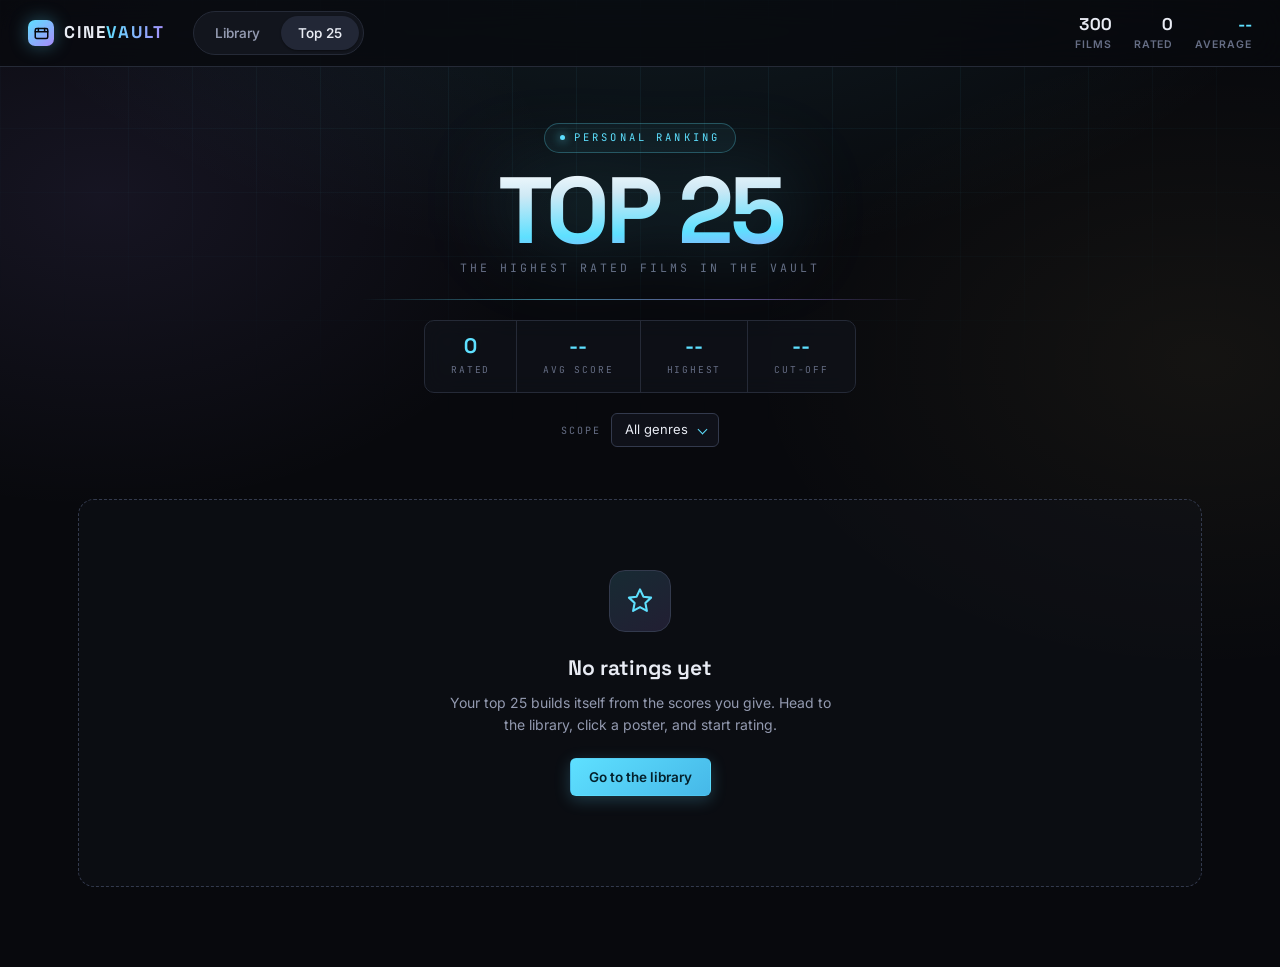
<file: top25.html>
<!DOCTYPE html>
<html lang="en">
<head>
<meta charset="utf-8">
<meta name="viewport" content="width=device-width, initial-scale=1">
<title>Top 25 — CineVault</title>
<meta name="description" content="My 25 highest rated films of all time.">
<meta name="theme-color" content="#08090d">
<link rel="icon" href="data:image/svg+xml,<svg xmlns='http://www.w3.org/2000/svg' viewBox='0 0 100 100'><rect width='100' height='100' rx='22' fill='%235ee0ff'/><rect x='22' y='26' width='56' height='48' rx='6' fill='%2308090d'/><circle cx='36' cy='40' r='5' fill='%235ee0ff'/><circle cx='64' cy='40' r='5' fill='%235ee0ff'/><rect x='30' y='56' width='40' height='6' rx='3' fill='%235ee0ff'/></svg>">
<link rel="preconnect" href="https://fonts.googleapis.com">
<link rel="preconnect" href="https://fonts.gstatic.com" crossorigin>
<link href="https://fonts.googleapis.com/css2?family=Inter:wght@400;500;600;700&family=Space+Grotesk:wght@500;600;700&family=JetBrains+Mono:wght@400;700&display=swap" rel="stylesheet">
<link rel="stylesheet" href="styles.css">
<link rel="stylesheet" href="top25.css">
</head>
<body class="t25">

<header class="site-header">
  <div class="header-inner">
    <a class="brand" href="index.html">
      <span class="brand-mark">
        <svg viewBox="0 0 24 24" fill="none" stroke="#08090d" stroke-width="2.4" stroke-linecap="round" stroke-linejoin="round">
          <rect x="2" y="4" width="20" height="16" rx="2.5"/><path d="M2 9h20M7 4v5M17 4v5"/>
        </svg>
      </span>
      <span class="brand-text">Cine<em>Vault</em></span>
    </a>

    <nav class="nav">
      <a href="index.html">Library</a>
      <a href="top25.html" class="active">Top 25</a>
    </nav>

    <div class="header-stats">
      <div class="hstat"><b data-stat="total">0</b><span>Films</span></div>
      <div class="hstat keep"><b data-stat="rated">0</b><span>Rated</span></div>
      <div class="hstat accent keep"><b data-stat="avg">--</b><span>Average</span></div>
    </div>
  </div>
</header>

<main class="wrap">

  <section class="hero">
    <span class="hero-eyebrow">Personal Ranking</span>
    <h1>TOP 25</h1>
    <p class="hero-sub" id="heroSub">The highest rated films in the vault</p>
    <div class="hero-rule"></div>

    <div class="readout">
      <div><b id="roRated">0</b><span>Rated</span></div>
      <div><b id="roAvg">--</b><span>Avg score</span></div>
      <div><b id="roTop">--</b><span>Highest</span></div>
      <div><b id="roCut">--</b><span>Cut-off</span></div>
    </div>

    <div class="scope">
      <label for="scopeSel">Scope</label>
      <div class="field">
        <select id="scopeSel"><option value="">All genres</option></select>
      </div>
    </div>
  </section>

  <div id="content"></div>

</main>

<script src="movies.js"></script>
<script src="core.js"></script>
<script src="top25.js"></script>
</body>
</html>
</file>
<file: styles.css>
/* ============================================================
   CINEVAULT - shared dark theme
   ============================================================ */

:root {
  --bg:        #08090d;
  --bg-grad:   #0c0e15;
  --surface:   #12151d;
  --surface-2: #191d28;
  --surface-3: #222736;
  --border:    #252a37;
  --border-2:  #333a4d;

  --text:      #e9ecf4;
  --muted:     #939ab0;
  --dim:       #666e85;

  --accent:    #5ee0ff;
  --accent-2:  #a78bfa;
  --gold:      #ffd76e;

  --r-sm: 6px;
  --r-md: 10px;
  --r-lg: 16px;

  --shadow-1: 0 1px 2px rgba(0,0,0,.4);
  --shadow-2: 0 8px 30px rgba(0,0,0,.5);
  --shadow-3: 0 20px 60px rgba(0,0,0,.65);

  --font: 'Inter', -apple-system, BlinkMacSystemFont, 'Segoe UI', Roboto, Helvetica, Arial, sans-serif;
  --font-display: 'Space Grotesk', var(--font);
  --font-mono: 'JetBrains Mono', ui-monospace, SFMono-Regular, Menlo, Consolas, monospace;

  --max: 1440px;
}

* { box-sizing: border-box; }

html { scroll-behavior: smooth; }

body {
  margin: 0;
  background: var(--bg);
  background-image:
    radial-gradient(900px 500px at 15% -8%, rgba(94,224,255,.055), transparent 60%),
    radial-gradient(800px 500px at 88% -4%, rgba(167,139,250,.06), transparent 60%);
  background-repeat: no-repeat;
  background-attachment: fixed;
  color: var(--text);
  font-family: var(--font);
  font-size: 15px;
  line-height: 1.5;
  -webkit-font-smoothing: antialiased;
  -moz-osx-font-smoothing: grayscale;
}

a { color: inherit; text-decoration: none; }

button, input, select, textarea { font: inherit; color: inherit; }

::selection { background: rgba(94,224,255,.28); }

:focus-visible {
  outline: 2px solid var(--accent);
  outline-offset: 2px;
  border-radius: 4px;
}

/* Scrollbar ------------------------------------------------ */
::-webkit-scrollbar { width: 11px; height: 11px; }
::-webkit-scrollbar-track { background: var(--bg); }
::-webkit-scrollbar-thumb {
  background: var(--surface-3);
  border-radius: 99px;
  border: 3px solid var(--bg);
}
::-webkit-scrollbar-thumb:hover { background: var(--border-2); }

/* ============================================================
   HEADER
   ============================================================ */

.site-header {
  position: sticky;
  top: 0;
  z-index: 50;
  background: rgba(8,9,13,.78);
  backdrop-filter: blur(18px) saturate(1.4);
  -webkit-backdrop-filter: blur(18px) saturate(1.4);
  border-bottom: 1px solid var(--border);
}

.header-inner {
  max-width: var(--max);
  margin: 0 auto;
  padding: 0 28px;
  height: 66px;
  display: flex;
  align-items: center;
  gap: 28px;
}

.brand {
  display: flex;
  align-items: center;
  gap: 10px;
  font-family: var(--font-display);
  font-weight: 700;
  font-size: 17px;
  letter-spacing: .11em;
  text-transform: uppercase;
  white-space: nowrap;
}

.brand-mark {
  width: 26px; height: 26px;
  flex: none;
  border-radius: 7px;
  background: linear-gradient(140deg, var(--accent), var(--accent-2));
  display: grid;
  place-items: center;
  box-shadow: 0 0 18px rgba(94,224,255,.35);
}
.brand-mark svg { width: 15px; height: 15px; display: block; }

.brand em {
  font-style: normal;
  background: linear-gradient(100deg, var(--accent), var(--accent-2));
  -webkit-background-clip: text;
  background-clip: text;
  color: transparent;
}

.nav {
  display: flex;
  gap: 4px;
  background: var(--surface);
  border: 1px solid var(--border);
  padding: 4px;
  border-radius: 99px;
}

.nav a {
  padding: 7px 17px;
  border-radius: 99px;
  font-size: 13.5px;
  font-weight: 550;
  color: var(--muted);
  transition: color .15s, background .15s;
  white-space: nowrap;
}
.nav a:hover { color: var(--text); }
.nav a.active {
  background: var(--surface-3);
  color: var(--text);
  box-shadow: var(--shadow-1);
}

.header-stats {
  margin-left: auto;
  display: flex;
  align-items: center;
  gap: 22px;
}

.hstat { text-align: right; line-height: 1.15; }
.hstat b {
  display: block;
  font-family: var(--font-display);
  font-size: 17px;
  font-weight: 650;
  font-variant-numeric: tabular-nums;
}
.hstat span {
  font-size: 10.5px;
  color: var(--dim);
  text-transform: uppercase;
  letter-spacing: .09em;
  font-weight: 600;
}
.hstat.accent b { color: var(--accent); }

.icon-btn {
  width: 36px; height: 36px;
  display: grid; place-items: center;
  background: var(--surface);
  border: 1px solid var(--border);
  border-radius: var(--r-sm);
  color: var(--muted);
  cursor: pointer;
  transition: .15s;
}
.icon-btn:hover { background: var(--surface-2); color: var(--text); border-color: var(--border-2); }
.icon-btn svg { width: 17px; height: 17px; }

/* ============================================================
   PAGE SHELL
   ============================================================ */

.wrap {
  max-width: var(--max);
  margin: 0 auto;
  padding: 30px 28px 80px;
}

.page-head { margin-bottom: 24px; }

.page-head h1 {
  font-family: var(--font-display);
  font-size: clamp(26px, 3.4vw, 36px);
  font-weight: 650;
  letter-spacing: -.02em;
  margin: 0 0 6px;
}
.page-head p { margin: 0; color: var(--muted); font-size: 14.5px; }

/* ============================================================
   CONTROLS
   ============================================================ */

.controls {
  position: sticky;
  top: 66px;
  z-index: 40;
  background: rgba(8,9,13,.85);
  backdrop-filter: blur(16px);
  -webkit-backdrop-filter: blur(16px);
  margin: 0 -28px 22px;
  padding: 14px 28px;
  border-bottom: 1px solid var(--border);
  display: flex;
  flex-wrap: wrap;
  gap: 10px;
  align-items: center;
}

.search {
  position: relative;
  flex: 1 1 260px;
  min-width: 200px;
  max-width: 380px;
}
.search svg {
  position: absolute;
  left: 12px; top: 50%;
  transform: translateY(-50%);
  width: 15px; height: 15px;
  color: var(--dim);
  pointer-events: none;
}
.search input {
  width: 100%;
  height: 38px;
  padding: 0 34px 0 34px;
  background: var(--surface);
  border: 1px solid var(--border);
  border-radius: var(--r-sm);
  font-size: 14px;
  transition: border-color .15s, background .15s;
}
.search input::placeholder { color: var(--dim); }
.search input:focus {
  outline: none;
  border-color: var(--accent);
  background: var(--surface-2);
}
.search-clear {
  position: absolute;
  right: 8px; top: 50%;
  transform: translateY(-50%);
  width: 20px; height: 20px;
  display: none;
  place-items: center;
  border: 0; background: var(--surface-3);
  color: var(--muted);
  border-radius: 50%;
  cursor: pointer;
  font-size: 13px;
  line-height: 1;
}
.search.has-value .search-clear { display: grid; }

.field { position: relative; }
.field select {
  height: 38px;
  padding: 0 32px 0 12px;
  background: var(--surface);
  border: 1px solid var(--border);
  border-radius: var(--r-sm);
  font-size: 13.5px;
  cursor: pointer;
  appearance: none;
  -webkit-appearance: none;
  transition: border-color .15s;
}
.field select:hover { border-color: var(--border-2); }
.field select:focus { outline: none; border-color: var(--accent); }
.field::after {
  content: '';
  position: absolute;
  right: 13px; top: 50%;
  width: 6px; height: 6px;
  margin-top: -4px;
  border-right: 1.6px solid var(--dim);
  border-bottom: 1.6px solid var(--dim);
  transform: rotate(45deg);
  pointer-events: none;
}

.segmented {
  display: flex;
  background: var(--surface);
  border: 1px solid var(--border);
  border-radius: var(--r-sm);
  padding: 3px;
  gap: 2px;
}
.segmented button {
  border: 0;
  background: transparent;
  color: var(--muted);
  padding: 5px 13px;
  border-radius: 4px;
  font-size: 13px;
  font-weight: 550;
  cursor: pointer;
  transition: .15s;
  white-space: nowrap;
}
.segmented button:hover { color: var(--text); }
.segmented button.on { background: var(--surface-3); color: var(--text); }

.dir-btn {
  height: 38px;
  padding: 0 12px;
  display: inline-flex;
  align-items: center;
  gap: 7px;
  background: var(--surface);
  border: 1px solid var(--border);
  border-radius: var(--r-sm);
  color: var(--muted);
  font-size: 13px;
  font-weight: 550;
  cursor: pointer;
  transition: .15s;
}
.dir-btn:hover { color: var(--text); border-color: var(--border-2); }
.dir-btn svg { width: 14px; height: 14px; transition: transform .2s; }
.dir-btn.asc svg { transform: rotate(180deg); }

.result-count {
  margin-left: auto;
  font-size: 12.5px;
  color: var(--dim);
  font-variant-numeric: tabular-nums;
  white-space: nowrap;
}

.reset-btn {
  border: 0;
  background: transparent;
  color: var(--accent);
  font-size: 13px;
  font-weight: 550;
  cursor: pointer;
  padding: 6px 4px;
}
.reset-btn:hover { text-decoration: underline; }

/* ============================================================
   GRID + CARDS
   ============================================================ */

.grid {
  display: grid;
  grid-template-columns: repeat(auto-fill, minmax(168px, 1fr));
  gap: 26px 18px;
}

.card {
  cursor: pointer;
  border: 0;
  background: none;
  padding: 0;
  text-align: left;
  display: flex;
  flex-direction: column;
  border-radius: var(--r-md);
}

.poster {
  position: relative;
  aspect-ratio: 2 / 3;
  border-radius: var(--r-md);
  overflow: hidden;
  background: linear-gradient(150deg, var(--surface-2), var(--surface));
  border: 1px solid var(--border);
  transition: transform .22s cubic-bezier(.2,.7,.3,1), box-shadow .22s, border-color .22s;
}
.card:hover .poster,
.card:focus-visible .poster {
  transform: translateY(-5px);
  border-color: var(--border-2);
  box-shadow: var(--shadow-3);
}

.poster img {
  width: 100%; height: 100%;
  object-fit: cover;
  display: block;
  opacity: 0;
  transition: opacity .35s;
}
.poster img.loaded { opacity: 1; }

/* fallback tile when no poster is found */
.poster-fallback {
  position: absolute;
  inset: 0;
  display: flex;
  flex-direction: column;
  justify-content: center;
  padding: 16px 14px;
  gap: 8px;
  background:
    linear-gradient(155deg, rgba(94,224,255,.09), transparent 55%),
    linear-gradient(200deg, rgba(167,139,250,.11), transparent 60%),
    var(--surface-2);
}
.poster-fallback::before {
  content: '';
  position: absolute;
  inset: 0;
  background-image:
    repeating-linear-gradient(0deg, rgba(255,255,255,.022) 0 1px, transparent 1px 5px);
  pointer-events: none;
}
.poster-fallback .pf-title {
  font-family: var(--font-display);
  font-size: 14px;
  font-weight: 600;
  line-height: 1.3;
  color: rgba(233,236,244,.92);
}
.poster-fallback .pf-year {
  font-family: var(--font-mono);
  font-size: 11px;
  color: var(--dim);
  letter-spacing: .05em;
}

.poster-shade {
  position: absolute;
  inset: auto 0 0 0;
  height: 45%;
  background: linear-gradient(to top, rgba(4,5,8,.82), transparent);
  opacity: 0;
  transition: opacity .22s;
  pointer-events: none;
}
.card:hover .poster-shade { opacity: 1; }

.poster-cta {
  position: absolute;
  left: 0; right: 0; bottom: 10px;
  text-align: center;
  font-size: 11.5px;
  font-weight: 600;
  letter-spacing: .05em;
  text-transform: uppercase;
  color: rgba(255,255,255,.9);
  opacity: 0;
  transform: translateY(6px);
  transition: .22s;
  pointer-events: none;
}
.card:hover .poster-cta { opacity: 1; transform: none; }

/* rating chip on the poster */
.chip {
  position: absolute;
  top: 8px; right: 8px;
  min-width: 38px;
  height: 26px;
  padding: 0 8px;
  display: inline-flex;
  align-items: center;
  justify-content: center;
  gap: 3px;
  border-radius: 7px;
  font-family: var(--font-display);
  font-size: 13.5px;
  font-weight: 650;
  font-variant-numeric: tabular-nums;
  letter-spacing: -.01em;
  background: rgba(6,8,12,.82);
  backdrop-filter: blur(8px);
  -webkit-backdrop-filter: blur(8px);
  border: 1px solid rgba(255,255,255,.13);
  box-shadow: 0 2px 10px rgba(0,0,0,.5);
}
.chip.unrated {
  color: var(--dim);
  font-size: 11px;
  font-weight: 600;
  letter-spacing: .06em;
  text-transform: uppercase;
  opacity: 0;
  transition: opacity .2s;
}
.card:hover .chip.unrated { opacity: 1; }

.meta { padding: 10px 3px 0; }

.meta h3 {
  margin: 0 0 4px;
  font-size: 13.5px;
  font-weight: 600;
  line-height: 1.32;
  letter-spacing: -.005em;
  display: -webkit-box;
  -webkit-line-clamp: 2;
  -webkit-box-orient: vertical;
  overflow: hidden;
}

.meta-line {
  font-size: 11.5px;
  color: var(--dim);
  font-variant-numeric: tabular-nums;
  display: flex;
  align-items: center;
  gap: 5px;
  flex-wrap: wrap;
}
.meta-line .dot { opacity: .45; }
.meta-genre {
  margin-top: 3px;
  font-size: 11px;
  color: var(--muted);
  opacity: .72;
  white-space: nowrap;
  overflow: hidden;
  text-overflow: ellipsis;
}

/* empty state */
.empty {
  grid-column: 1 / -1;
  text-align: center;
  padding: 80px 20px;
  color: var(--muted);
}
.empty svg { width: 42px; height: 42px; color: var(--border-2); margin-bottom: 14px; }
.empty h3 { margin: 0 0 6px; font-size: 17px; color: var(--text); font-weight: 600; }
.empty p { margin: 0; font-size: 14px; }

/* ============================================================
   MODAL
   ============================================================ */

.overlay {
  position: fixed;
  inset: 0;
  z-index: 100;
  display: none;
  padding: 24px;
  overflow-y: auto;
  background: rgba(4,5,8,.76);
  backdrop-filter: blur(6px);
  -webkit-backdrop-filter: blur(6px);
}
.overlay.open { display: block; animation: fade .18s ease; }
@keyframes fade { from { opacity: 0 } }

.modal {
  position: relative;
  max-width: 800px;
  margin: 4vh auto;
  background: var(--surface);
  border: 1px solid var(--border-2);
  border-radius: var(--r-lg);
  box-shadow: var(--shadow-3);
  overflow: hidden;
  animation: pop .22s cubic-bezier(.2,.8,.3,1);
}
@keyframes pop { from { opacity: 0; transform: translateY(14px) scale(.985) } }

.modal-close {
  position: absolute;
  top: 14px; right: 14px;
  z-index: 3;
  width: 32px; height: 32px;
  display: grid; place-items: center;
  border: 1px solid rgba(255,255,255,.12);
  background: rgba(8,10,15,.72);
  backdrop-filter: blur(8px);
  color: var(--text);
  border-radius: 50%;
  cursor: pointer;
  font-size: 17px;
  line-height: 1;
}
.modal-close:hover { background: var(--surface-3); }

.modal-body {
  display: grid;
  grid-template-columns: 250px 1fr;
  gap: 28px;
  padding: 28px;
}

.modal-poster {
  aspect-ratio: 2/3;
  border-radius: var(--r-md);
  overflow: hidden;
  background: var(--surface-2);
  border: 1px solid var(--border);
  position: relative;
}
.modal-poster img { width: 100%; height: 100%; object-fit: cover; display: block; }

.modal h2 {
  margin: 0 0 8px;
  font-family: var(--font-display);
  font-size: 25px;
  font-weight: 650;
  line-height: 1.2;
  letter-spacing: -.02em;
  padding-right: 40px;
}

.modal-sub {
  font-size: 13.5px;
  color: var(--muted);
  margin-bottom: 16px;
  font-variant-numeric: tabular-nums;
}
.modal-sub .dot { opacity: .4; margin: 0 6px; }

.tags { display: flex; flex-wrap: wrap; gap: 6px; margin-bottom: 22px; }
.tag {
  padding: 4px 11px;
  border-radius: 99px;
  font-size: 11.5px;
  font-weight: 550;
  background: var(--surface-2);
  border: 1px solid var(--border);
  color: var(--muted);
}

/* rating control ------------------------------------------- */
.rate-box {
  background: var(--surface-2);
  border: 1px solid var(--border);
  border-radius: var(--r-md);
  padding: 18px;
}

.rate-top {
  display: flex;
  align-items: baseline;
  justify-content: space-between;
  margin-bottom: 14px;
}
.rate-label {
  font-size: 10.5px;
  text-transform: uppercase;
  letter-spacing: .1em;
  font-weight: 650;
  color: var(--dim);
}
.rate-value {
  font-family: var(--font-display);
  font-size: 40px;
  font-weight: 700;
  line-height: 1;
  font-variant-numeric: tabular-nums;
  letter-spacing: -.03em;
  transition: color .18s;
}
.rate-value small { font-size: 17px; color: var(--dim); font-weight: 500; margin-left: 2px; }
.rate-value.none { color: var(--border-2); }

.slider-row { display: flex; align-items: center; gap: 12px; }

input[type=range].slider {
  flex: 1;
  -webkit-appearance: none;
  appearance: none;
  height: 6px;
  border-radius: 99px;
  /* --fill is the 0-100% position, set from JS */
  background: linear-gradient(
    to right,
    var(--rate-color, var(--accent)) 0 var(--fill, 0%),
    var(--surface-3) var(--fill, 0%) 100%
  );
  cursor: pointer;
  outline: none;
}
input[type=range].slider::-webkit-slider-thumb {
  -webkit-appearance: none;
  width: 20px; height: 20px;
  border-radius: 50%;
  background: #fff;
  border: 3px solid var(--rate-color, var(--accent));
  box-shadow: 0 0 0 4px rgba(94,224,255,.14), 0 2px 8px rgba(0,0,0,.5);
  cursor: grab;
  transition: transform .12s;
}
input[type=range].slider::-webkit-slider-thumb:active { transform: scale(1.15); cursor: grabbing; }
input[type=range].slider::-moz-range-thumb {
  width: 16px; height: 16px;
  border-radius: 50%;
  background: #fff;
  border: 3px solid var(--rate-color, var(--accent));
  cursor: grab;
}

.num-input {
  width: 74px;
  height: 36px;
  text-align: center;
  background: var(--surface);
  border: 1px solid var(--border-2);
  border-radius: var(--r-sm);
  font-family: var(--font-display);
  font-size: 15px;
  font-weight: 600;
  font-variant-numeric: tabular-nums;
}
.num-input:focus { outline: none; border-color: var(--accent); }
.num-input::-webkit-outer-spin-button,
.num-input::-webkit-inner-spin-button { -webkit-appearance: none; margin: 0; }

.quick {
  display: flex;
  gap: 5px;
  margin-top: 14px;
  flex-wrap: wrap;
}
.quick button {
  flex: 1;
  min-width: 34px;
  padding: 6px 0;
  background: var(--surface);
  border: 1px solid var(--border);
  border-radius: 5px;
  font-size: 12.5px;
  font-weight: 600;
  font-variant-numeric: tabular-nums;
  color: var(--muted);
  cursor: pointer;
  transition: .13s;
}
.quick button:hover { background: var(--surface-3); color: var(--text); border-color: var(--border-2); }

.rate-actions {
  display: flex;
  gap: 8px;
  margin-top: 16px;
  align-items: center;
}

.btn {
  height: 38px;
  padding: 0 18px;
  border-radius: var(--r-sm);
  border: 1px solid transparent;
  font-size: 13.5px;
  font-weight: 600;
  cursor: pointer;
  transition: .15s;
  display: inline-flex;
  align-items: center;
  gap: 7px;
}
.btn-primary {
  background: linear-gradient(140deg, var(--accent), #46b8e8);
  color: #04212c;
  box-shadow: 0 4px 16px rgba(94,224,255,.22);
}
.btn-primary:hover { filter: brightness(1.08); transform: translateY(-1px); }
.btn-ghost {
  background: transparent;
  border-color: var(--border-2);
  color: var(--muted);
}
.btn-ghost:hover { color: var(--text); background: var(--surface-2); }
.btn:disabled { opacity: .4; cursor: not-allowed; transform: none; }

.saved-note {
  font-size: 12.5px;
  color: #4ade80;
  opacity: 0;
  transition: opacity .2s;
  margin-left: auto;
  display: flex;
  align-items: center;
  gap: 5px;
}
.saved-note.show { opacity: 1; }

.poster-fix {
  margin-top: 16px;
  padding-top: 16px;
  border-top: 1px solid var(--border);
}
.poster-fix summary {
  font-size: 12.5px;
  color: var(--dim);
  cursor: pointer;
  list-style: none;
  user-select: none;
}
.poster-fix summary::-webkit-details-marker { display: none; }
.poster-fix summary::before { content: '+\00a0'; }
.poster-fix[open] summary::before { content: '\2212\00a0'; }
.poster-fix summary:hover { color: var(--muted); }
.fix-hint {
  margin: 10px 0 6px;
  font-size: 12px;
  color: var(--dim);
  line-height: 1.45;
}
.fix-hint code {
  font-family: var(--font-mono);
  font-size: 11.5px;
  color: var(--muted);
}

.filename-row {
  display: flex;
  gap: 8px;
  align-items: center;
}
.filename-row code {
  flex: 1;
  min-width: 0;
  padding: 8px 11px;
  background: var(--bg);
  border: 1px solid var(--border);
  border-radius: var(--r-sm);
  font-family: var(--font-mono);
  font-size: 12px;
  color: var(--accent);
  white-space: nowrap;
  overflow-x: auto;
}
.filename-row .btn { height: 34px; padding: 0 14px; flex: none; }

.poster-fix-row { display: flex; gap: 8px; margin-top: 10px; }
.poster-fix input {
  flex: 1;
  height: 34px;
  padding: 0 10px;
  background: var(--surface);
  border: 1px solid var(--border);
  border-radius: var(--r-sm);
  font-size: 12.5px;
}
.poster-fix input:focus { outline: none; border-color: var(--accent); }

/* watch history --------------------------------------------- */

.watch-box {
  margin-top: 16px;
  background: var(--surface-2);
  border: 1px solid var(--border);
  border-radius: var(--r-md);
  padding: 16px 18px 14px;
}

.watch-head {
  display: flex;
  align-items: baseline;
  justify-content: space-between;
  gap: 12px;
  margin-bottom: 13px;
}
.watch-summary {
  font-size: 12.5px;
  color: var(--muted);
  text-align: right;
}
.watch-summary b {
  color: var(--accent);
  font-weight: 650;
  font-variant-numeric: tabular-nums;
}
.watch-summary.none { color: var(--dim); }

.watch-add { display: flex; gap: 7px; flex-wrap: wrap; }
.watch-add input[type=date] {
  flex: 1 1 150px;
  min-width: 132px;
  height: 34px;
  padding: 0 10px;
  background: var(--surface);
  border: 1px solid var(--border);
  border-radius: var(--r-sm);
  font-size: 13px;
  color-scheme: dark;
}
.watch-add input[type=date]:focus { outline: none; border-color: var(--accent); }
.watch-add .btn { height: 34px; padding: 0 14px; flex: none; }
.watch-add .watch-today {
  border-color: rgba(94,224,255,.32);
  color: var(--accent);
}
.watch-add .watch-today:hover { background: rgba(94,224,255,.08); color: var(--accent); }

.watch-list {
  list-style: none;
  margin: 0;
  padding: 0;
  max-height: 178px;
  overflow-y: auto;
}
.watch-list:not(:empty) { margin-top: 13px; }

.watch-list li {
  display: flex;
  align-items: center;
  gap: 10px;
  padding: 7px 2px 7px 0;
  border-top: 1px solid var(--border);
  font-size: 13px;
}
.watch-list li:first-child { border-top: 0; }

.watch-list .wn {
  flex: none;
  width: 22px;
  font-family: var(--font-mono);
  font-size: 10.5px;
  color: var(--dim);
  font-variant-numeric: tabular-nums;
}
.watch-list .wd { font-weight: 550; font-variant-numeric: tabular-nums; }
.watch-list .wr { color: var(--dim); font-size: 11.5px; margin-left: auto; }
.watch-list .wx {
  flex: none;
  width: 22px; height: 22px;
  display: grid; place-items: center;
  border: 0;
  background: transparent;
  color: var(--dim);
  border-radius: 5px;
  cursor: pointer;
  font-size: 15px;
  line-height: 1;
  transition: .13s;
}
.watch-list .wx:hover { background: rgba(240,109,109,.14); color: #f06d6d; }

.watch-list li.latest .wd { color: var(--accent); }

.watch-empty {
  margin-top: 12px;
  font-size: 12.5px;
  color: var(--dim);
  line-height: 1.5;
}

/* rewatch marker on the grid card */
.rewatch {
  display: inline-flex;
  align-items: center;
  gap: 3px;
  color: var(--accent);
  opacity: .85;
  font-variant-numeric: tabular-nums;
}
.rewatch svg { width: 10px; height: 10px; }

.modal-nav {
  display: flex;
  gap: 8px;
  margin-top: 18px;
  padding-top: 18px;
  border-top: 1px solid var(--border);
}
.modal-nav button {
  flex: 1;
  height: 36px;
  background: var(--surface-2);
  border: 1px solid var(--border);
  border-radius: var(--r-sm);
  color: var(--muted);
  font-size: 12.5px;
  font-weight: 550;
  cursor: pointer;
  transition: .15s;
}
.modal-nav button:hover:not(:disabled) { background: var(--surface-3); color: var(--text); }
.modal-nav button:disabled { opacity: .35; cursor: not-allowed; }

/* ============================================================
   DATA / SETTINGS PANEL
   ============================================================ */

.panel-body { padding: 26px 28px 28px; }
.panel-body h2 {
  margin: 0 0 6px;
  font-family: var(--font-display);
  font-size: 21px;
  font-weight: 650;
  letter-spacing: -.015em;
}
.panel-body > p { margin: 0 0 20px; color: var(--muted); font-size: 13.5px; }

.data-row {
  display: flex;
  gap: 14px;
  align-items: flex-start;
  padding: 15px 0;
  border-top: 1px solid var(--border);
}
.data-row h4 { margin: 0 0 3px; font-size: 13.5px; font-weight: 600; }
.data-row p { margin: 0; font-size: 12.5px; color: var(--dim); line-height: 1.45; }
.data-row .btn { flex: none; margin-left: auto; }

.callout {
  background: rgba(94,224,255,.06);
  border: 1px solid rgba(94,224,255,.2);
  border-radius: var(--r-sm);
  padding: 12px 14px;
  font-size: 12.5px;
  color: var(--muted);
  line-height: 1.5;
  margin-top: 20px;
}
.callout b { color: var(--accent); font-weight: 600; }

.panel-sub {
  margin: 26px 0 4px;
  font-size: 11px;
  font-weight: 650;
  letter-spacing: .12em;
  text-transform: uppercase;
  color: var(--dim);
}

.data-row a { color: var(--accent); }
.data-row a:hover { text-decoration: underline; }
.data-row input[type=text] {
  flex: 1;
  min-width: 0;
  height: 34px;
  padding: 0 10px;
  background: var(--surface);
  border: 1px solid var(--border);
  border-radius: var(--r-sm);
  font-family: var(--font-mono);
  font-size: 12px;
}
.data-row input[type=text]:focus { outline: none; border-color: var(--accent); }

/* poster-source test results ------------------------------- */
.test-out {
  margin-top: 4px;
  border: 1px solid var(--border);
  border-radius: var(--r-sm);
  background: var(--bg);
  padding: 12px 14px;
  font-family: var(--font-mono);
  font-size: 11.5px;
  line-height: 1.7;
}
.test-out .tl { display: flex; gap: 9px; align-items: baseline; }
.test-out .tag-state {
  flex: none;
  min-width: 62px;
  font-weight: 700;
  letter-spacing: .06em;
}
.test-out .ok      { color: #4ade80; }
.test-out .empty   { color: #f0a959; }
.test-out .error   { color: #f06d6d; }
.test-out .skipped { color: var(--dim); }
.test-out .det { color: var(--muted); word-break: break-all; }
.test-out .note { margin-top: 10px; color: var(--dim); font-family: var(--font); font-size: 12px; line-height: 1.5; }

/* "finding posters" line under the page title -------------- */
.poster-status {
  display: flex;
  align-items: center;
  gap: 9px;
  margin-top: 10px;
  font-size: 13px;
  color: var(--muted);
  font-variant-numeric: tabular-nums;
}
.spinner {
  width: 13px; height: 13px;
  flex: none;
  border: 2px solid var(--surface-3);
  border-top-color: var(--accent);
  border-radius: 50%;
  animation: spin .7s linear infinite;
}
@keyframes spin { to { transform: rotate(360deg) } }
.poster-status.done .spinner { display: none; }

/* toast ---------------------------------------------------- */
.toast {
  position: fixed;
  bottom: 26px;
  left: 50%;
  transform: translateX(-50%) translateY(80px);
  z-index: 200;
  background: var(--surface-3);
  border: 1px solid var(--border-2);
  color: var(--text);
  padding: 11px 20px;
  border-radius: 99px;
  font-size: 13.5px;
  font-weight: 550;
  box-shadow: var(--shadow-2);
  opacity: 0;
  transition: .28s cubic-bezier(.2,.8,.3,1);
  pointer-events: none;
}
.toast.show { transform: translateX(-50%); opacity: 1; }

/* ============================================================
   RESPONSIVE
   ============================================================ */

@media (max-width: 900px) {
  .modal-body { grid-template-columns: 1fr; gap: 20px; }
  .modal-poster { max-width: 190px; }
}

@media (max-width: 860px) {
  .header-inner { gap: 16px; }
  .hstat:not(.keep) { display: none; }
}

@media (max-width: 760px) {
  .header-inner { padding: 0 14px; gap: 12px; height: 60px; }
  .brand span.brand-text { display: none; }
  .nav { padding: 3px; }
  .nav a { padding: 6px 13px; font-size: 12.5px; }
  .header-stats { gap: 12px; }
  /* the page tagline and the Top 25 readout already carry these numbers */
  .hstat { display: none; }
  .wrap { padding: 22px 16px 60px; }
  .controls { margin: 0 -16px 18px; padding: 12px 16px; top: 60px; }
  .search { max-width: none; }
  .result-count { display: none; }
  .grid { grid-template-columns: repeat(auto-fill, minmax(132px, 1fr)); gap: 20px 12px; }
  .overlay { padding: 0; }
  .modal { margin: 0; border-radius: 0; min-height: 100vh; border: 0; }
  .modal-body { padding: 22px 18px; }
  .modal-poster { max-width: 150px; margin: 0 auto; }
}
</file>
<file: top25.css>
/* ============================================================
   TOP 25 — futuristic treatment
   Loaded on top of styles.css
   ============================================================ */

body.t25 {
  background-image:
    radial-gradient(1100px 600px at 50% -12%, rgba(94,224,255,.10), transparent 62%),
    radial-gradient(760px 520px at 8% 22%,  rgba(167,139,250,.09), transparent 60%),
    radial-gradient(760px 520px at 94% 40%, rgba(255,215,110,.05), transparent 60%);
}

/* faint tech grid behind everything */
body.t25::before {
  content: '';
  position: fixed;
  inset: 0;
  z-index: 0;
  pointer-events: none;
  background-image:
    linear-gradient(rgba(94,224,255,.055) 1px, transparent 1px),
    linear-gradient(90deg, rgba(94,224,255,.055) 1px, transparent 1px);
  background-size: 64px 64px;
  mask-image: radial-gradient(ellipse 90% 62% at 50% 0%, #000 20%, transparent 78%);
  -webkit-mask-image: radial-gradient(ellipse 90% 62% at 50% 0%, #000 20%, transparent 78%);
}

body.t25 .wrap { position: relative; z-index: 1; max-width: 1180px; }

/* ============================================================
   HERO
   ============================================================ */

.hero {
  text-align: center;
  padding: 26px 0 22px;
  position: relative;
}

.hero-eyebrow {
  display: inline-flex;
  align-items: center;
  gap: 9px;
  font-family: var(--font-mono);
  font-size: 10.5px;
  letter-spacing: .3em;
  text-transform: uppercase;
  color: var(--accent);
  padding: 6px 15px;
  border: 1px solid rgba(94,224,255,.28);
  border-radius: 99px;
  background: rgba(94,224,255,.05);
  margin-bottom: 16px;
}
.hero-eyebrow::before {
  content: '';
  width: 5px; height: 5px;
  border-radius: 50%;
  background: var(--accent);
  box-shadow: 0 0 10px var(--accent);
  animation: blip 2.4s ease-in-out infinite;
}
@keyframes blip { 0%,100% { opacity: 1 } 50% { opacity: .28 } }

.hero h1 {
  font-family: var(--font-display);
  font-size: clamp(48px, 10.5vw, 94px);
  font-weight: 700;
  line-height: .9;
  letter-spacing: -.045em;
  margin: 0 0 6px;
  background: linear-gradient(178deg, #ffffff 8%, #cfe9f5 34%, var(--accent) 68%, var(--accent-2) 100%);
  -webkit-background-clip: text;
  background-clip: text;
  color: transparent;
  filter: drop-shadow(0 0 42px rgba(94,224,255,.28));
}

.hero-sub {
  font-family: var(--font-mono);
  font-size: 11.5px;
  letter-spacing: .26em;
  text-transform: uppercase;
  color: var(--dim);
  margin: 0;
}

.hero-rule {
  width: min(560px, 78%);
  height: 1px;
  margin: 22px auto 0;
  background: linear-gradient(90deg, transparent, rgba(94,224,255,.55), rgba(167,139,250,.55), transparent);
}

/* readout strip ------------------------------------------- */
.readout {
  display: flex;
  justify-content: center;
  flex-wrap: wrap;
  gap: 0;
  margin: 20px auto 0;
  border: 1px solid var(--border);
  border-radius: var(--r-md);
  background: rgba(18,21,29,.6);
  backdrop-filter: blur(10px);
  -webkit-backdrop-filter: blur(10px);
  overflow: hidden;
  width: fit-content;
  max-width: 100%;
}
.readout div {
  padding: 13px 26px;
  text-align: center;
  border-right: 1px solid var(--border);
}
.readout div:last-child { border-right: 0; }
.readout b {
  display: block;
  font-family: var(--font-display);
  font-size: 21px;
  font-weight: 650;
  font-variant-numeric: tabular-nums;
  line-height: 1.1;
  color: var(--accent);
}
.readout span {
  font-family: var(--font-mono);
  font-size: 9.5px;
  letter-spacing: .19em;
  text-transform: uppercase;
  color: var(--dim);
}

/* genre scope selector ------------------------------------- */
.scope {
  display: flex;
  align-items: center;
  justify-content: center;
  gap: 10px;
  margin: 20px 0 0;
  flex-wrap: wrap;
}
.scope label {
  font-family: var(--font-mono);
  font-size: 10px;
  letter-spacing: .2em;
  text-transform: uppercase;
  color: var(--dim);
}
.scope select {
  height: 34px;
  padding: 0 30px 0 13px;
  background: rgba(18,21,29,.8);
  border: 1px solid var(--border-2);
  border-radius: var(--r-sm);
  font-size: 13px;
  color: var(--text);
  cursor: pointer;
  appearance: none;
  -webkit-appearance: none;
}
.scope select:focus { outline: none; border-color: var(--accent); }
.scope .field::after { border-color: var(--accent); }

/* ============================================================
   PODIUM  (ranks 1-3)
   ============================================================ */

.podium {
  display: grid;
  grid-template-columns: repeat(3, 1fr);
  gap: 20px;
  align-items: end;
  max-width: 920px;
  margin: 34px auto 48px;
}

.pod {
  position: relative;
  display: block;
  width: 100%;
  text-align: left;
  border: 1px solid var(--border-2);
  border-radius: var(--r-lg);
  background: linear-gradient(170deg, rgba(25,29,40,.9), rgba(14,16,22,.9));
  padding: 20px;
  overflow: hidden;
  transition: transform .28s cubic-bezier(.2,.8,.3,1), border-color .28s, box-shadow .28s;
}
.pod:hover { transform: translateY(-6px); }

/* rank order on screen: 2nd, 1st, 3rd */
.pod[data-rank="1"] { order: 2; }
.pod[data-rank="2"] { order: 1; }
.pod[data-rank="3"] { order: 3; }

.pod[data-rank="1"] {
  border-color: rgba(255,215,110,.45);
  box-shadow: 0 0 0 1px rgba(255,215,110,.14), 0 22px 60px rgba(255,215,110,.12);
  padding-bottom: 26px;
}
.pod[data-rank="1"]::after {
  content: '';
  position: absolute;
  inset: -40%;
  background: conic-gradient(from 0deg, transparent 0 78%, rgba(255,215,110,.16) 88%, transparent 100%);
  animation: sweep 7s linear infinite;
  pointer-events: none;
}
@keyframes sweep { to { transform: rotate(360deg) } }

.pod[data-rank="2"] { border-color: rgba(94,224,255,.3); }
.pod[data-rank="3"] { border-color: rgba(167,139,250,.3); }

/* corner brackets */
.pod .bracket {
  position: absolute;
  width: 16px; height: 16px;
  border: 1.5px solid currentColor;
  opacity: .5;
  pointer-events: none;
}
.pod .bracket.tl { top: 9px;    left: 9px;  border-right: 0; border-bottom: 0; }
.pod .bracket.br { bottom: 9px; right: 9px; border-left: 0;  border-top: 0; }
.pod[data-rank="1"] .bracket { color: var(--gold); }
.pod[data-rank="2"] .bracket { color: var(--accent); }
.pod[data-rank="3"] .bracket { color: var(--accent-2); }

.pod-rank {
  position: absolute;
  right: 12px;
  bottom: -14px;
  font-family: var(--font-display);
  font-size: 92px;
  font-weight: 700;
  line-height: 1;
  letter-spacing: -.06em;
  color: rgba(255,255,255,.045);
  pointer-events: none;
  z-index: 0;
}
.pod[data-rank="1"] .pod-rank { color: rgba(255,215,110,.13); font-size: 108px; }

.pod-poster {
  position: relative;
  z-index: 1;
  aspect-ratio: 2/3;
  border-radius: var(--r-md);
  overflow: hidden;
  background: var(--surface-2);
  border: 1px solid var(--border);
  margin-bottom: 16px;
}
.pod-poster img { width: 100%; height: 100%; object-fit: cover; display: block; }
.pod[data-rank="1"] .pod-poster {
  border-color: rgba(255,215,110,.3);
  box-shadow: 0 0 34px rgba(255,215,110,.14);
}

.pod-badge {
  position: absolute;
  top: 10px; left: 10px;
  z-index: 2;
  font-family: var(--font-mono);
  font-size: 10px;
  font-weight: 700;
  letter-spacing: .16em;
  padding: 5px 10px;
  border-radius: 5px;
  background: rgba(6,8,12,.85);
  backdrop-filter: blur(8px);
  border: 1px solid rgba(255,255,255,.14);
}
.pod[data-rank="1"] .pod-badge { color: var(--gold);    border-color: rgba(255,215,110,.4); }
.pod[data-rank="2"] .pod-badge { color: var(--accent);  border-color: rgba(94,224,255,.4); }
.pod[data-rank="3"] .pod-badge { color: var(--accent-2);border-color: rgba(167,139,250,.4); }

.pod-info { position: relative; z-index: 1; }

.pod-info h3 {
  margin: 0 0 5px;
  font-family: var(--font-display);
  font-size: 17px;
  font-weight: 650;
  line-height: 1.25;
  letter-spacing: -.015em;
}
.pod-meta {
  font-family: var(--font-mono);
  font-size: 10px;
  letter-spacing: .13em;
  text-transform: uppercase;
  color: var(--dim);
  margin-bottom: 14px;
}

.pod-score {
  display: flex;
  align-items: baseline;
  gap: 4px;
  font-family: var(--font-display);
  font-size: 34px;
  font-weight: 700;
  line-height: 1;
  letter-spacing: -.03em;
  font-variant-numeric: tabular-nums;
}
.pod-score small { font-size: 14px; color: var(--dim); font-weight: 500; }
.pod[data-rank="1"] .pod-score { font-size: 42px; }

/* ============================================================
   RANKED LIST (4-25)
   ============================================================ */

.list-head {
  display: flex;
  align-items: center;
  gap: 16px;
  margin-bottom: 4px;
}
.list-head span {
  font-family: var(--font-mono);
  font-size: 10px;
  letter-spacing: .24em;
  text-transform: uppercase;
  color: var(--dim);
  white-space: nowrap;
}
.list-head::after {
  content: '';
  flex: 1;
  height: 1px;
  background: linear-gradient(90deg, var(--border-2), transparent);
}

.rows { display: flex; flex-direction: column; }

.row {
  position: relative;
  display: grid;
  grid-template-columns: 54px 52px 1fr auto;
  align-items: center;
  gap: 18px;
  padding: 13px 14px 13px 4px;
  border-bottom: 1px solid var(--border);
  cursor: default;
  transition: background .18s, border-color .18s;
  overflow: hidden;
}
.row::before {
  content: '';
  position: absolute;
  left: 0; top: 0; bottom: 0;
  width: 2px;
  background: var(--row-color, var(--accent));
  transform: scaleY(0);
  transition: transform .22s;
}
.row:hover { background: rgba(94,224,255,.035); }
.row:hover::before { transform: scaleY(1); }

.row-rank {
  font-family: var(--font-mono);
  font-size: 15px;
  font-weight: 700;
  color: var(--dim);
  font-variant-numeric: tabular-nums;
  text-align: center;
  letter-spacing: -.02em;
  transition: color .18s;
}
.row:hover .row-rank { color: var(--row-color, var(--accent)); }

.row-poster {
  width: 52px;
  aspect-ratio: 2/3;
  border-radius: 5px;
  overflow: hidden;
  background: var(--surface-2);
  border: 1px solid var(--border);
}
.row-poster img { width: 100%; height: 100%; object-fit: cover; display: block; }

.row-title {
  font-size: 14.5px;
  font-weight: 600;
  letter-spacing: -.005em;
  margin-bottom: 3px;
}
.row-meta {
  font-family: var(--font-mono);
  font-size: 10px;
  letter-spacing: .11em;
  text-transform: uppercase;
  color: var(--dim);
  white-space: nowrap;
  overflow: hidden;
  text-overflow: ellipsis;
}

.row-score {
  display: flex;
  align-items: center;
  gap: 14px;
}
.row-bar {
  width: 96px;
  height: 4px;
  border-radius: 99px;
  background: var(--surface-3);
  overflow: hidden;
}
.row-bar i {
  display: block;
  height: 100%;
  border-radius: 99px;
  background: var(--row-color, var(--accent));
  box-shadow: 0 0 10px var(--row-color, var(--accent));
  transform-origin: left;
  animation: barIn .7s cubic-bezier(.2,.8,.3,1) both;
}
@keyframes barIn { from { transform: scaleX(0) } }

.row-num {
  font-family: var(--font-display);
  font-size: 19px;
  font-weight: 700;
  font-variant-numeric: tabular-nums;
  letter-spacing: -.02em;
  min-width: 46px;
  text-align: right;
}

/* ============================================================
   EMPTY STATE
   ============================================================ */

.t25-empty {
  text-align: center;
  padding: 70px 24px 90px;
  border: 1px dashed var(--border-2);
  border-radius: var(--r-lg);
  background: rgba(18,21,29,.4);
  margin-top: 30px;
}
.t25-empty .glyph {
  width: 62px; height: 62px;
  margin: 0 auto 20px;
  border-radius: 16px;
  display: grid; place-items: center;
  background: linear-gradient(150deg, rgba(94,224,255,.14), rgba(167,139,250,.14));
  border: 1px solid var(--border-2);
}
.t25-empty .glyph svg { width: 28px; height: 28px; color: var(--accent); }
.t25-empty h3 {
  font-family: var(--font-display);
  font-size: 21px;
  font-weight: 650;
  margin: 0 0 8px;
}
.t25-empty p {
  color: var(--muted);
  max-width: 400px;
  margin: 0 auto 22px;
  font-size: 14px;
  line-height: 1.6;
}
.t25-empty .btn-primary { text-decoration: none; }

.partial-note {
  margin-top: 30px;
  text-align: center;
  font-family: var(--font-mono);
  font-size: 10.5px;
  letter-spacing: .14em;
  text-transform: uppercase;
  color: var(--dim);
}
.partial-note a { color: var(--accent); }
.partial-note a:hover { text-decoration: underline; }

/* ============================================================
   RESPONSIVE
   ============================================================ */

@media (max-width: 820px) {
  .podium { grid-template-columns: 1fr; gap: 16px; }
  .pod[data-rank="1"], .pod[data-rank="2"], .pod[data-rank="3"] { order: 0; }
  .pod { display: grid; grid-template-columns: 100px 1fr; gap: 16px; align-items: center; }
  .pod-poster { margin-bottom: 0; }
  .pod-rank { font-size: 60px; bottom: -12px; }
  .pod[data-rank="1"] .pod-rank { font-size: 68px; }
}

@media (max-width: 620px) {
  .hero { padding: 30px 0 26px; }
  .readout div { padding: 11px 16px; }
  .readout b { font-size: 17px; }
  .row { grid-template-columns: 34px 40px 1fr auto; gap: 11px; padding: 11px 4px; }
  .row-bar { display: none; }
  .row-poster { width: 40px; }
  .row-title { font-size: 13px; }
  .row-num { font-size: 16px; min-width: 38px; }
}
</file>
